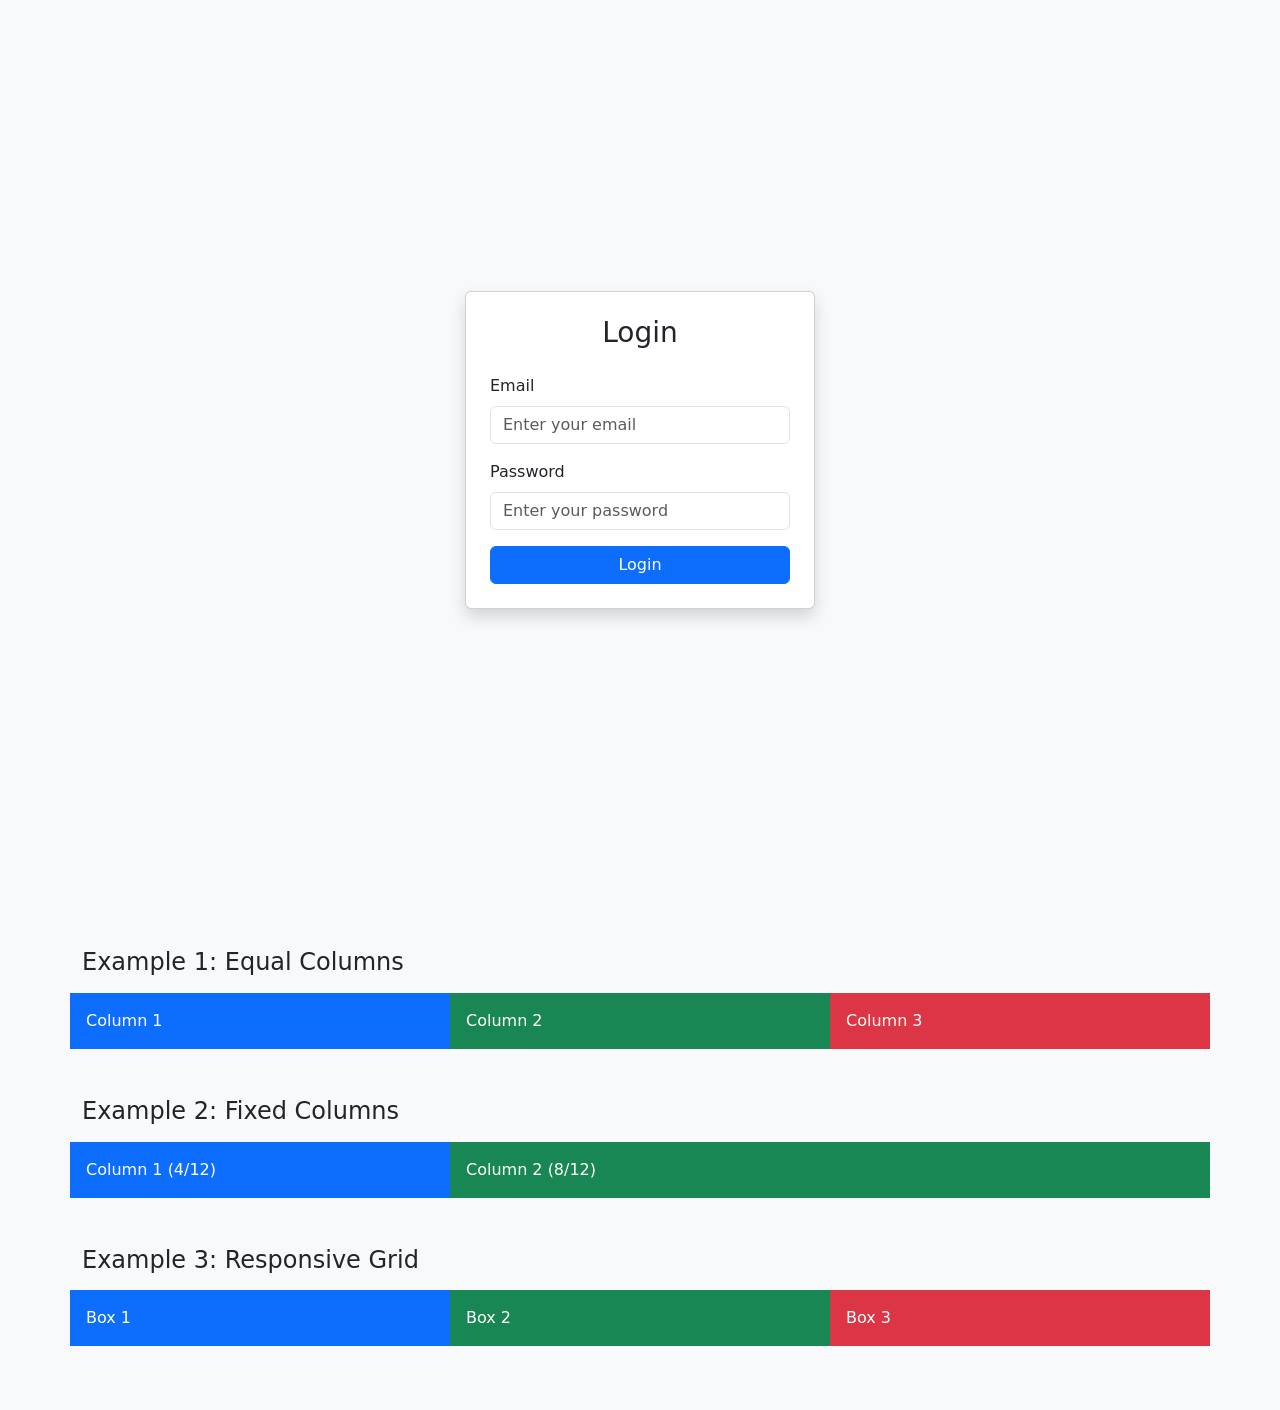
<file: murillo.bootstrap.html>
<!DOCTYPE html>
<html lang="en">
<head>
  <meta charset="UTF-8">
  <meta name="viewport" content="width=device-width, initial-scale=1.0">
  <title>Bootstrap Login</title>

  <link href="https://cdn.jsdelivr.net/npm/bootstrap@5.3.0/dist/css/bootstrap.min.css" rel="stylesheet">
</head>

<body class="bg-light">

  <section class="d-flex justify-content-center align-items-center vh-100">
    <div class="card shadow p-4" style="width: 350px;">
      <h3 class="text-center mb-4">Login</h3>

      <form>
        <div class="mb-3">
          <label class="form-label">Email</label>
          <input type="email" class="form-control" placeholder="Enter your email">
        </div>

        <div class="mb-3">
          <label class="form-label">Password</label>
          <input type="password" class="form-control" placeholder="Enter your password">
        </div>

        <button type="submit" class="btn btn-primary w-100">Login</button>
      </form>
    </div>
  </section>


  <section class="my-5">
    <div class="container">
      <h4 class="mb-3">Example 1: Equal Columns</h4>
      <div class="row">
        <div class="col bg-primary text-white p-3">Column 1</div>
        <div class="col bg-success text-white p-3">Column 2</div>
        <div class="col bg-danger text-white p-3">Column 3</div>
      </div>
    </div>
  </section>


  <section class="my-5">
    <div class="container">
      <h4 class="mb-3">Example 2: Fixed Columns</h4>
      <div class="row">
        <div class="col-4 bg-primary text-white p-3">Column 1 (4/12)</div>
        <div class="col-8 bg-success text-white p-3">Column 2 (8/12)</div>
      </div>
    </div>
  </section>


  <section class="my-5">
    <div class="container">
      <h4 class="mb-3">Example 3: Responsive Grid</h4>
      <div class="row">
        <div class="col-12 col-md-6 col-lg-4 bg-primary text-white p-3 mb-3">Box 1</div>
        <div class="col-12 col-md-6 col-lg-4 bg-success text-white p-3 mb-3">Box 2</div>
        <div class="col-12 col-md-12 col-lg-4 bg-danger text-white p-3 mb-3">Box 3</div>
      </div>
    </div>
  </section>


  <script src="https://cdn.jsdelivr.net/npm/@popperjs/core@2.11.8/dist/umd/popper.min.js"></script>
  <script src="https://cdn.jsdelivr.net/npm/bootstrap@5.3.0/dist/js/bootstrap.min.js"></script>

</body>
</html>
</file>
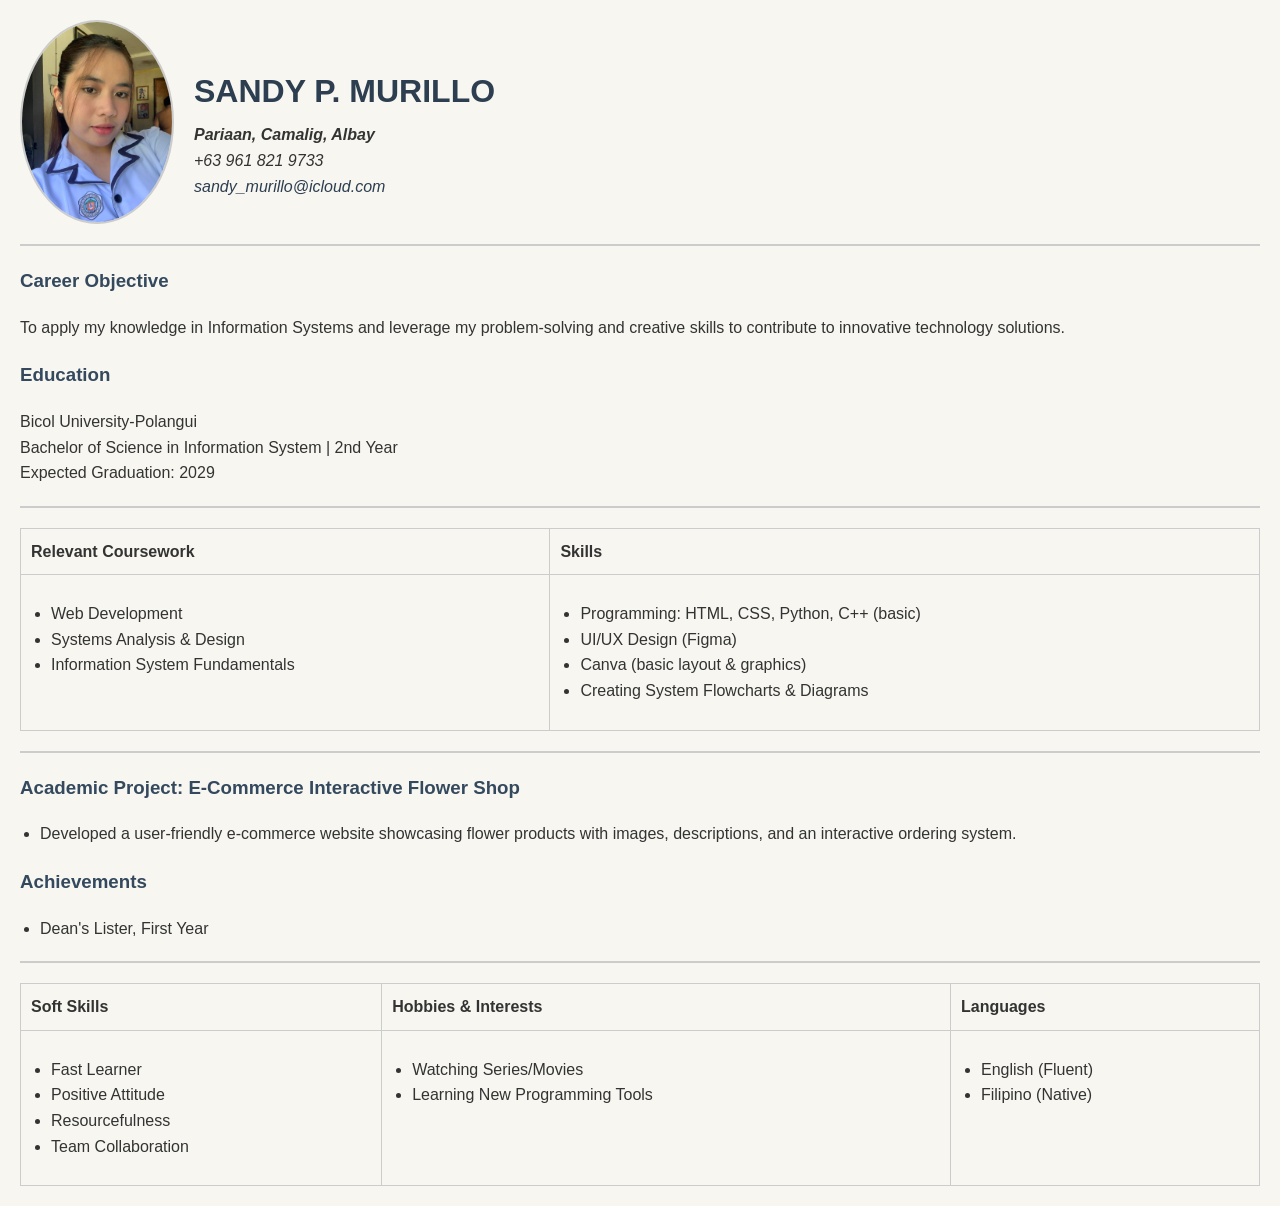
<file: CV Web Page/cv.html>
<!DOCTYPE html>
<html lang="en">
<head>
<meta charset="UTF-8">
<meta name="viewport" content="width=device-width, initial-scale=1.0">
<title>Sandy P. Murillo - CV</title>
<style>
    body {
        font-family: Arial, sans-serif;
        background-color: #f7f6f0;
        color: #333;
        margin: 20px;
        line-height: 1.6;
    }

    h1 {
        color: #2c3e50;
        margin-bottom: 5px;
    }

    h3 {
        color: #34495e;
        margin-top: 20px;
    }

    img {
        border-radius: 50%;
        border: 2px solid #ccc;
    }

    .header {
        display: flex;
        align-items: center;
        flex-wrap: wrap;
        margin-bottom: 20px;
    }

    .header div {
        margin-left: 20px;
    }

    address a {
        text-decoration: none;
        color: #2c3e50;
    }

    table {
        width: 100%;
        border-collapse: collapse;
        margin: 15px 0;
    }

    th, td {
        padding: 10px;
        text-align: left;
        vertical-align: top;
        border: 1px solid #ccc;
    }

    ul {
        padding-left: 20px;
    }

    hr {
        border: none;
        border-top: 2px solid #ccc;
        margin: 20px 0;
    }
</style>
</head>
<body>

<div class="header">
    <img src="myphoto.jpg" alt="My Photo" width="150">
    <div>
        <h1>SANDY P. MURILLO</h1>
        <address>
            <b>Pariaan, Camalig, Albay</b><br>
            +63 961 821 9733<br>
            <a href="mailto:sandy_murillo@icloud.com">sandy_murillo@icloud.com</a>
        </address>
    </div>
</div>

<hr>

<h3>Career Objective</h3>
<p>To apply my knowledge in Information Systems and leverage my problem-solving and creative skills to contribute to innovative technology solutions.</p>

<h3>Education</h3>
<p>Bicol University-Polangui<br>
Bachelor of Science in Information System | 2nd Year<br>
Expected Graduation: 2029</p>

<hr>

<table>
    <tr>
        <th>Relevant Coursework</th>
        <th>Skills</th>
    </tr>
    <tr>
        <td>
            <ul>
                <li>Web Development</li>
                <li>Systems Analysis & Design</li>
                <li>Information System Fundamentals</li>
            </ul>
        </td>
        <td>
            <ul>
                <li>Programming: HTML, CSS, Python, C++ (basic)</li>
                <li>UI/UX Design (Figma)</li>
                <li>Canva (basic layout & graphics)</li>
                <li>Creating System Flowcharts & Diagrams</li>
            </ul>
        </td>
    </tr>
</table>

<hr>

<h3>Academic Project: E-Commerce Interactive Flower Shop</h3>
<ul>
    <li>Developed a user-friendly e-commerce website showcasing flower products with images, descriptions, and an interactive ordering system.</li>
</ul>

<h3>Achievements</h3>
<ul>
    <li>Dean's Lister, First Year</li>
</ul>

<hr>

<table>
    <tr>
        <th>Soft Skills</th>
        <th>Hobbies & Interests</th>
        <th>Languages</th>
    </tr>
    <tr>
        <td>
            <ul>
                <li>Fast Learner</li>
                <li>Positive Attitude</li>
                <li>Resourcefulness</li>
                <li>Team Collaboration</li>
            </ul>
        </td>
        <td>
            <ul>
                <li>Watching Series/Movies</li>
                <li>Learning New Programming Tools</li>
            </ul>
        </td>
        <td>
            <ul>
                <li>English (Fluent)</li>
                <li>Filipino (Native)</li>
            </ul>
        </td>
    </tr>
</table>

</body>
</html>
</file>
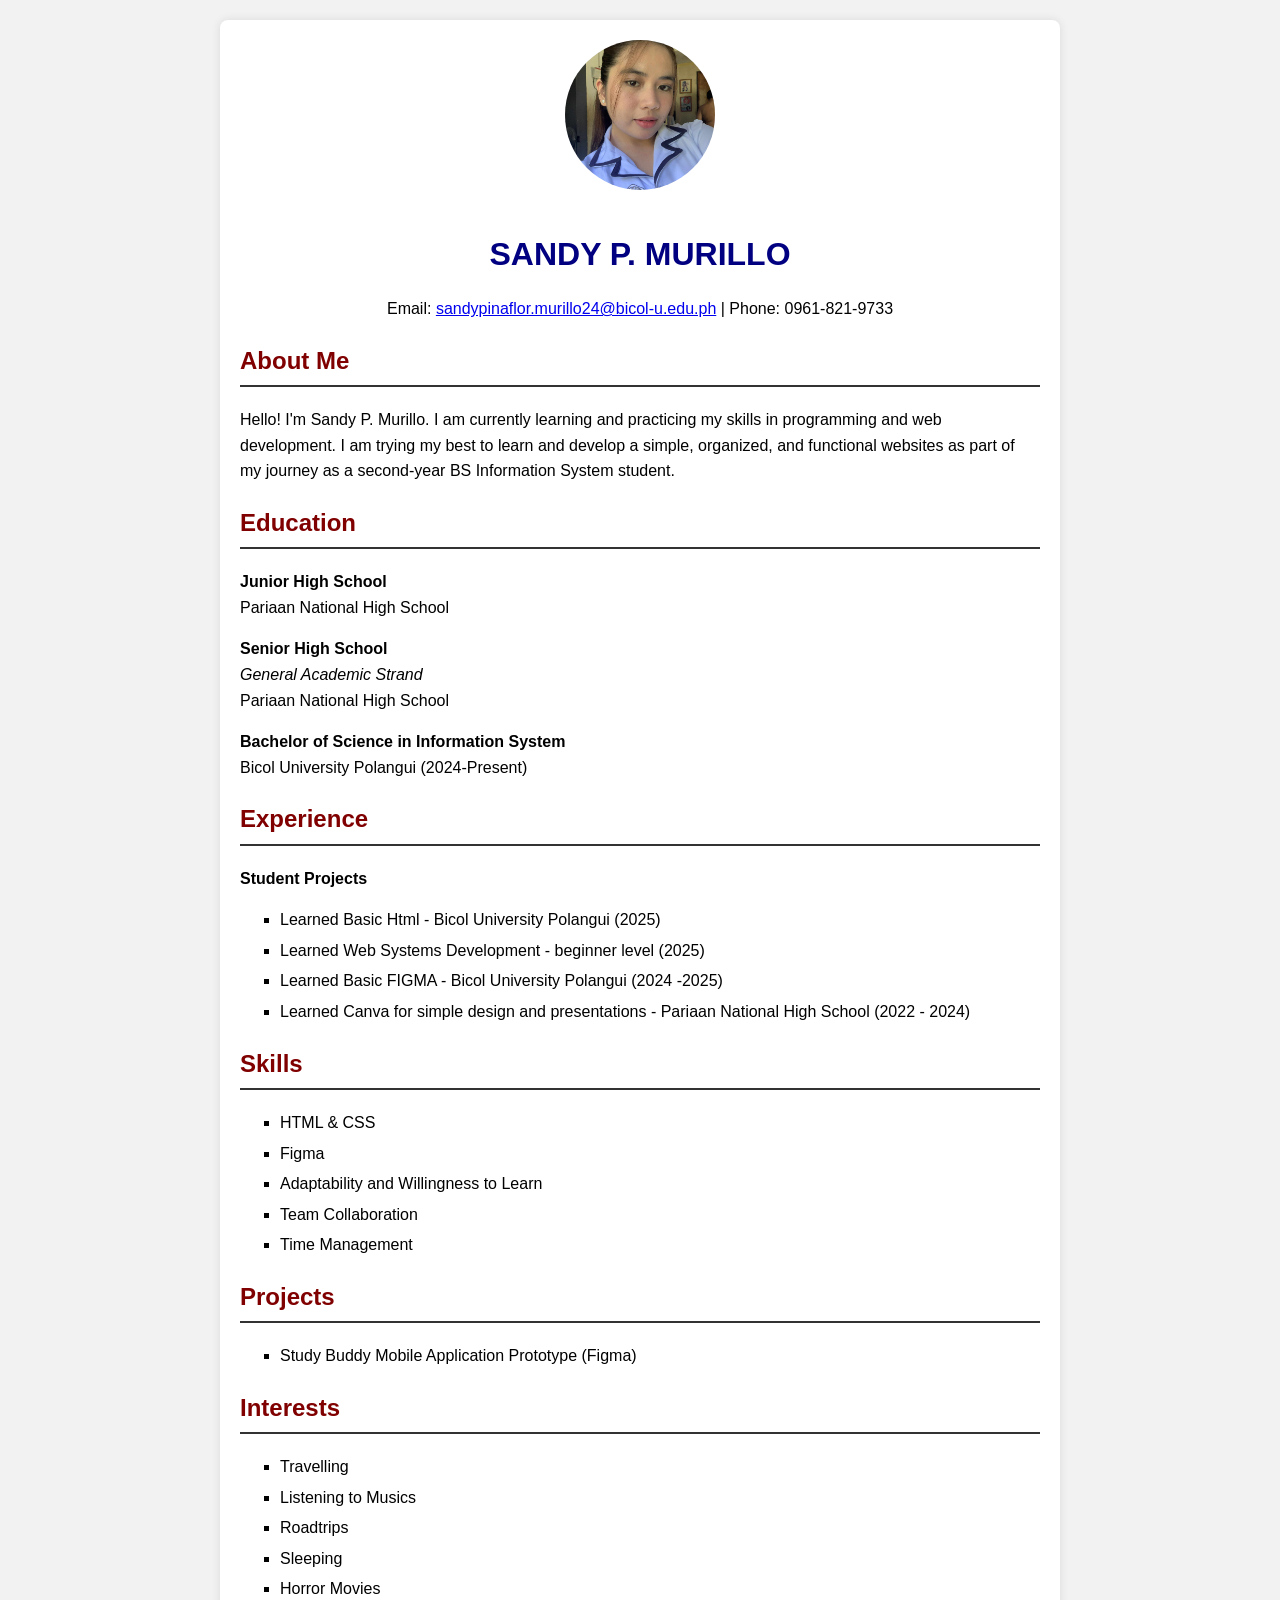
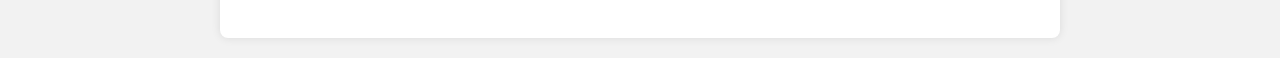
<file: html_css/combined.html>
<!DOCTYPE html>
<html lang="en">
<head>
    <meta charset="UTF-8">
    <meta name="viewport" content="width=device-width, initial-scale=1.0">
    <title>My CV</title>
    <style>

    body{
        font-family: Arial, sans-serif;
        margin: 20px;
         background-color: #f2f2f2;
         line-height: 1.6;
    }

    .container{
        max-width: 800px;
        margin: auto;
        background: white;
        padding: 20px;
        border-radius: 8px;
        box-shadow: 0px 0px 10px rgba(0,0,0,0.1);
    }

    .header{
        text-align: center;
    }

    .profile-pic{
        width: 150px;
        height: 150px;
        border-radius: 50%;
        object-fit: cover;
        margin-bottom: 10px;
    }

    h1{
        color: navy;
        margin-bottom: 5px;
    }

    h2{
        border-bottom: 2px solid #333;
        padding-bottom: 5px;
        margin-top: 20px;
        color: maroon;
    }

    p{
        font-size: 16px;
    }

    ul{
        list-style-type: square;
    }

    li{
        margin: 5px 0;
    }
    </style>
</head>
<body>

<div class="container">

    <div class="header">
        <img src="myphoto.jpg" alt="My Profile Photo" class="profile-pic">
        <h1>SANDY P. MURILLO</h1>
        <p>Email: <a href="mailto:sandy_murillo@icloud.com">sandypinaflor.murillo24@bicol-u.edu.ph</a> | Phone: 0961-821-9733</p>
    </div>

    <h2>About Me</h2>
    <p>Hello! I'm Sandy P. Murillo. I am currently learning and practicing my skills in programming and web development. I am trying my best to learn and develop a simple, organized, and functional websites as part of my journey as a second-year BS Information System student.</p>
     
    <h2>Education</h2>
    <p><b>Junior High School</b><br>Pariaan National High School</p>
    <p><b>Senior High School</b><br><i>General Academic Strand</i><br>Pariaan National High School</p>
    <p><b>Bachelor of Science in Information System</b><br>Bicol University Polangui (2024-Present)</p>

    <h2>Experience</h2>
    <p><b>Student Projects</b></p>
    <ul>
        <li>Learned Basic Html - Bicol University Polangui (2025)</li>
        <li>Learned Web Systems Development - beginner level (2025)</li>
        <li>Learned Basic FIGMA - Bicol University Polangui (2024 -2025)</li>
        <li>Learned Canva for simple design and presentations - Pariaan National High School (2022 - 2024)</li>
    </ul>

    <h2><b>Skills</b></h2>
    <ul>
        <li>HTML & CSS</li>
        <li>Figma</li>
        <li>Adaptability and Willingness to Learn</li>
        <li>Team Collaboration</li>
        <li>Time Management</li>
    </ul>

    <h2><b>Projects</b></h2>
    <ul>
        <li>Study Buddy Mobile Application Prototype (Figma)</li>
    </ul>

    <h2><b>Interests</b></h2>
    <ul>
        <li>Travelling</li>
        <li>Listening to Musics</li>
        <li>Roadtrips</li>
        <li>Sleeping</li>
        <li>Horror Movies</li>
    </ul>
    
</div>
    
</body>
</html>
</file>
